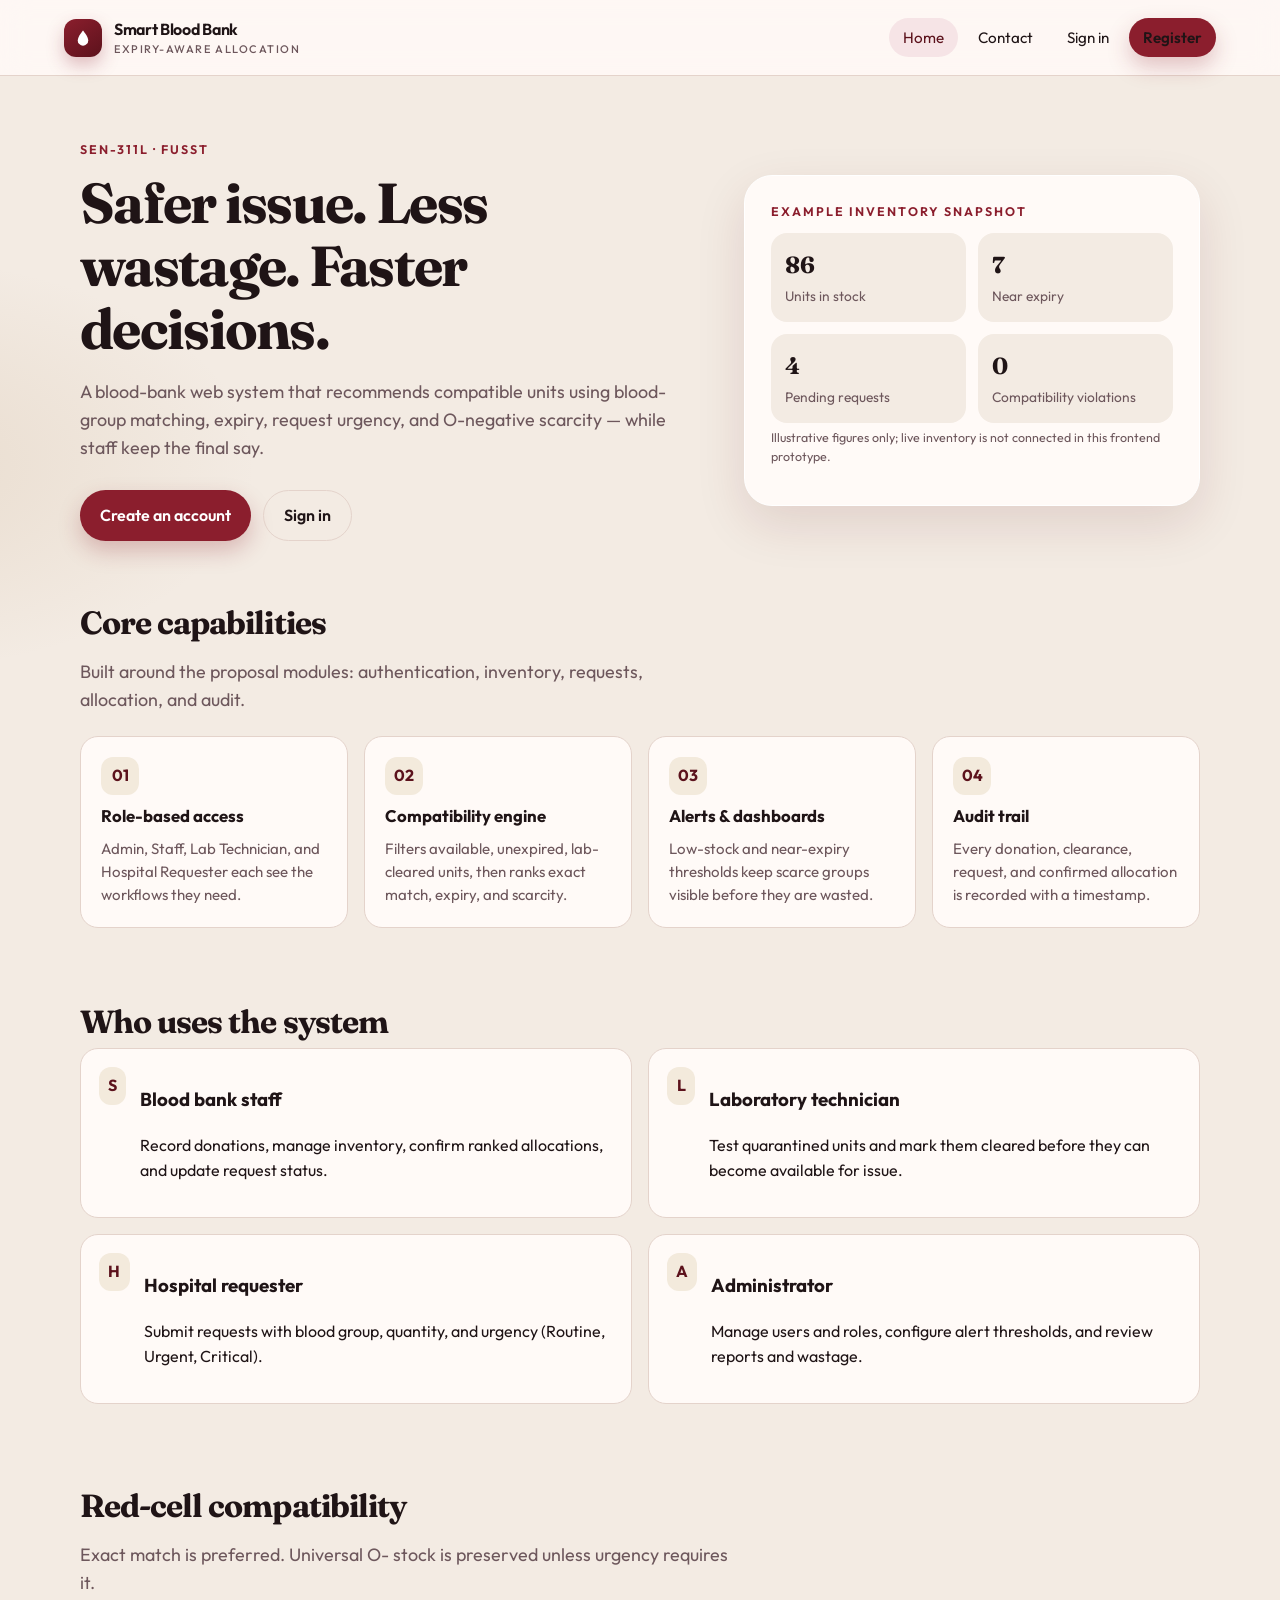
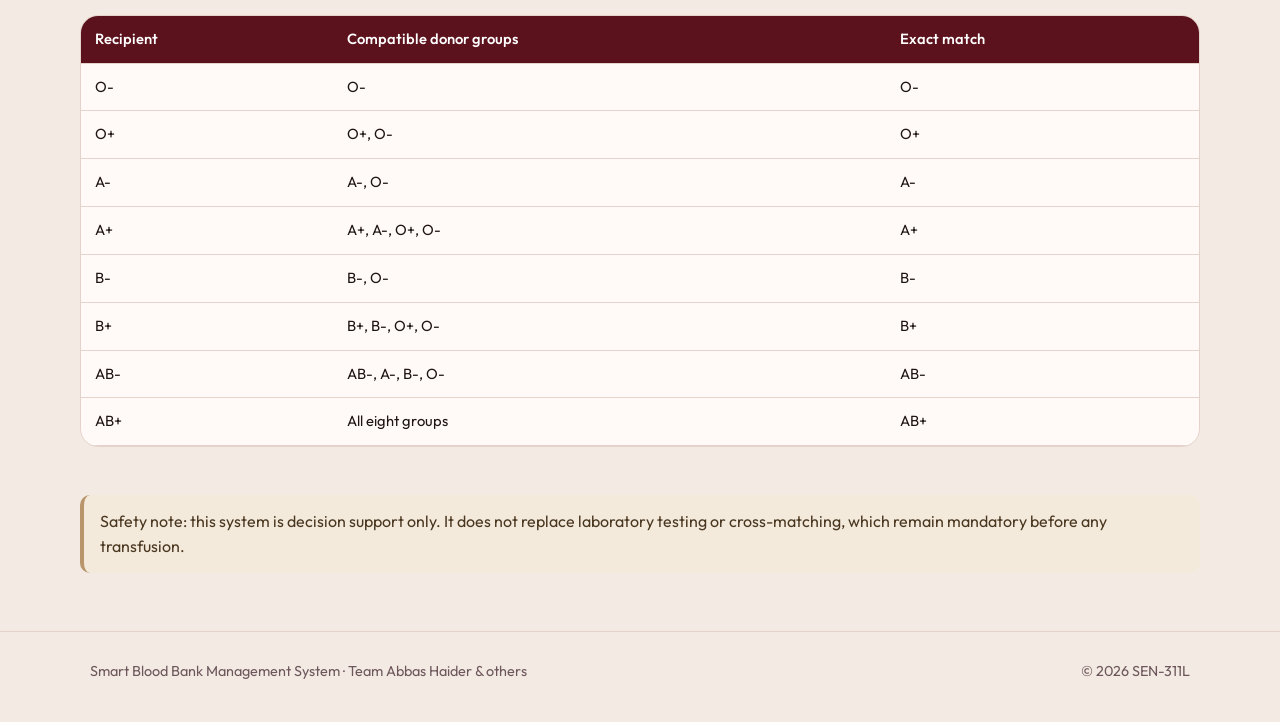
<file: index.html>
<!DOCTYPE html>
<html lang="en">
  <head>
    <meta charset="UTF-8" />
    <meta name="viewport" content="width=device-width, initial-scale=1.0" />
    <title>Smart Blood Bank | Home</title>
    <link rel="preconnect" href="https://fonts.googleapis.com" />
    <link rel="preconnect" href="https://fonts.gstatic.com" crossorigin />
    <link
      href="https://fonts.googleapis.com/css2?family=Fraunces:opsz,wght@9..144,500;9..144,700&family=Outfit:wght@400;500;600;700&display=swap"
      rel="stylesheet"
    />
    <link rel="stylesheet" href="css/styles.css" />
  </head>
  <body data-page="home">
    <header class="site-header">
      <a class="brand" href="index.html">
        <span class="brand-mark" aria-hidden="true">
          <svg width="18" height="18" viewBox="0 0 24 24" fill="currentColor">
            <path d="M12 2C12 2 5 10.2 5 15.2A7 7 0 0 0 19 15.2C19 10.2 12 2 12 2Z" />
          </svg>
        </span>
        <span>Smart Blood Bank<small>Expiry-aware allocation</small></span>
      </a>
      <nav class="nav-links" data-nav></nav>
    </header>

    <main>
      <section class="hero" id="guestHero">
        <div>
          <p class="kicker">SEN-311L · FUSST</p>
          <h1>Safer issue. Less wastage. Faster decisions.</h1>
          <p class="lede">
            A blood-bank web system that recommends compatible units using blood-group matching,
            expiry, request urgency, and O-negative scarcity — while staff keep the final say.
          </p>
          <div class="hero-actions">
            <a class="btn btn-primary" href="register.html">Create an account</a>
            <a class="btn btn-ghost" href="login.html">Sign in</a>
          </div>
        </div>
        <aside class="hero-card">
          <p class="kicker">Example inventory snapshot</p>
          <div class="stat-grid">
            <div class="stat"><b>86</b><span>Units in stock</span></div>
            <div class="stat"><b>7</b><span>Near expiry</span></div>
            <div class="stat"><b>4</b><span>Pending requests</span></div>
            <div class="stat"><b>0</b><span>Compatibility violations</span></div>
          </div>
          <p class="hint">Illustrative figures only; live inventory is not connected in this frontend prototype.</p>
        </aside>
      </section>

      <section class="hero dashboard" id="signedInDash" hidden>
        <div>
          <p class="kicker">Signed in</p>
          <h1>Welcome, <span id="welcomeName">staff</span></h1>
          <p class="lede">
            Role: <strong id="welcomeRole">STAFF</strong>. You can review stock, follow alerts, and
            open contact for lab or administration support. Allocation recommendations always require
            human confirmation.
          </p>
        </div>
        <aside class="hero-card">
          <p class="kicker">Your session</p>
          <p class="lede" style="margin: 0">
            Expired or incompatible units can never be issued. Laboratory cross-matching remains
            mandatory.
          </p>
        </aside>
      </section>

      <section class="section">
        <h2>Core capabilities</h2>
        <p class="lede">Built around the proposal modules: authentication, inventory, requests, allocation, and audit.</p>
        <div class="cards">
          <article class="card">
            <div class="icon-pill">01</div>
            <h3>Role-based access</h3>
            <p>Admin, Staff, Lab Technician, and Hospital Requester each see the workflows they need.</p>
          </article>
          <article class="card">
            <div class="icon-pill">02</div>
            <h3>Compatibility engine</h3>
            <p>Filters available, unexpired, lab-cleared units, then ranks exact match, expiry, and scarcity.</p>
          </article>
          <article class="card">
            <div class="icon-pill">03</div>
            <h3>Alerts &amp; dashboards</h3>
            <p>Low-stock and near-expiry thresholds keep scarce groups visible before they are wasted.</p>
          </article>
          <article class="card">
            <div class="icon-pill">04</div>
            <h3>Audit trail</h3>
            <p>Every donation, clearance, request, and confirmed allocation is recorded with a timestamp.</p>
          </article>
        </div>
      </section>

      <section class="section">
        <h2>Who uses the system</h2>
        <div class="roles">
          <div class="role">
            <div class="icon-pill">S</div>
            <div>
              <h3>Blood bank staff</h3>
              <p>Record donations, manage inventory, confirm ranked allocations, and update request status.</p>
            </div>
          </div>
          <div class="role">
            <div class="icon-pill">L</div>
            <div>
              <h3>Laboratory technician</h3>
              <p>Test quarantined units and mark them cleared before they can become available for issue.</p>
            </div>
          </div>
          <div class="role">
            <div class="icon-pill">H</div>
            <div>
              <h3>Hospital requester</h3>
              <p>Submit requests with blood group, quantity, and urgency (Routine, Urgent, Critical).</p>
            </div>
          </div>
          <div class="role">
            <div class="icon-pill">A</div>
            <div>
              <h3>Administrator</h3>
              <p>Manage users and roles, configure alert thresholds, and review reports and wastage.</p>
            </div>
          </div>
        </div>
      </section>

      <section class="section">
        <h2>Red-cell compatibility</h2>
        <p class="lede">Exact match is preferred. Universal O- stock is preserved unless urgency requires it.</p>
        <div class="compat">
          <table>
            <thead>
              <tr>
                <th>Recipient</th>
                <th>Compatible donor groups</th>
                <th>Exact match</th>
              </tr>
            </thead>
            <tbody>
              <tr><td>O-</td><td>O-</td><td>O-</td></tr>
              <tr><td>O+</td><td>O+, O-</td><td>O+</td></tr>
              <tr><td>A-</td><td>A-, O-</td><td>A-</td></tr>
              <tr><td>A+</td><td>A+, A-, O+, O-</td><td>A+</td></tr>
              <tr><td>B-</td><td>B-, O-</td><td>B-</td></tr>
              <tr><td>B+</td><td>B+, B-, O+, O-</td><td>B+</td></tr>
              <tr><td>AB-</td><td>AB-, A-, B-, O-</td><td>AB-</td></tr>
              <tr><td>AB+</td><td>All eight groups</td><td>AB+</td></tr>
            </tbody>
          </table>
        </div>
        <p class="note">
          Safety note: this system is decision support only. It does not replace laboratory testing or
          cross-matching, which remain mandatory before any transfusion.
        </p>
      </section>
    </main>

    <footer class="site-footer">
      <span>Smart Blood Bank Management System · Team Abbas Haider &amp; others</span>
      <span>&copy; <span data-year></span> SEN-311L</span>
    </footer>
    <script src="js/validation.js"></script>
    <script src="js/auth.js"></script>
    <script src="js/pages.js"></script>
  </body>
</html>
</file>
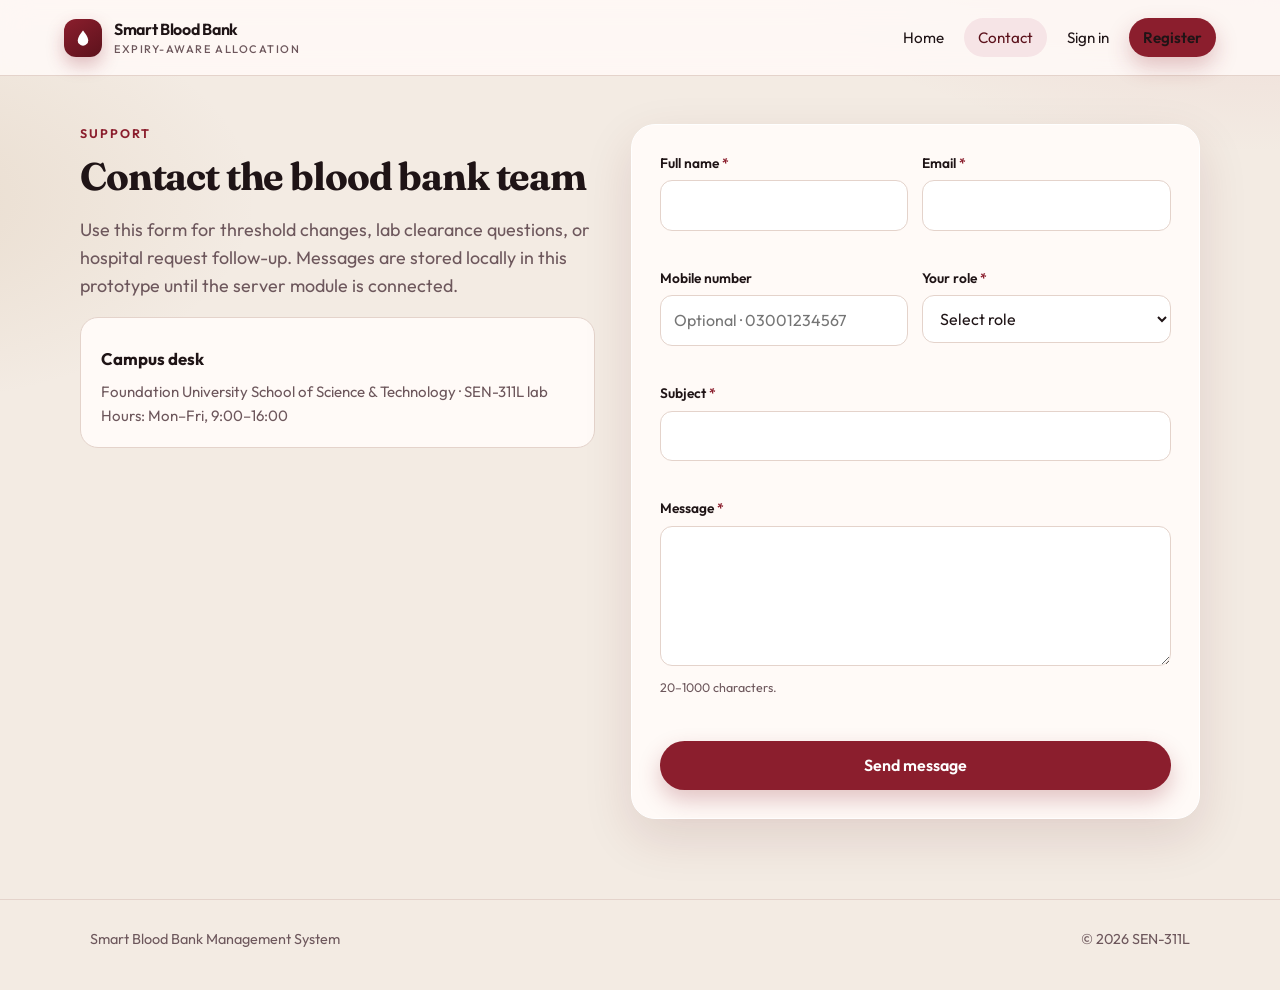
<file: contact.html>
<!DOCTYPE html>
<html lang="en">
  <head>
    <meta charset="UTF-8" />
    <meta name="viewport" content="width=device-width, initial-scale=1.0" />
    <title>Contact us | Smart Blood Bank</title>
    <link rel="preconnect" href="https://fonts.googleapis.com" />
    <link rel="preconnect" href="https://fonts.gstatic.com" crossorigin />
    <link
      href="https://fonts.googleapis.com/css2?family=Fraunces:opsz,wght@9..144,500;9..144,700&family=Outfit:wght@400;500;600;700&display=swap"
      rel="stylesheet"
    />
    <link rel="stylesheet" href="css/styles.css" />
  </head>
  <body data-page="contact">
    <header class="site-header">
      <a class="brand" href="index.html">
        <span class="brand-mark" aria-hidden="true">
          <svg width="18" height="18" viewBox="0 0 24 24" fill="currentColor">
            <path d="M12 2C12 2 5 10.2 5 15.2A7 7 0 0 0 19 15.2C19 10.2 12 2 12 2Z" />
          </svg>
        </span>
        <span>Smart Blood Bank<small>Expiry-aware allocation</small></span>
      </a>
      <nav class="nav-links" data-nav></nav>
    </header>

    <main class="auth-layout">
      <div class="side-copy">
        <p class="kicker">Support</p>
        <h1>Contact the blood bank team</h1>
        <p class="lede">
          Use this form for threshold changes, lab clearance questions, or hospital request follow-up.
          Messages are stored locally in this prototype until the server module is connected.
        </p>
        <div class="card">
          <h3>Campus desk</h3>
          <p>Foundation University School of Science &amp; Technology · SEN-311L lab</p>
          <p>Hours: Mon–Fri, 9:00–16:00</p>
        </div>
      </div>

      <form class="panel" id="contactForm" novalidate>
        <div id="formStatus" class="form-status" role="status"></div>
        <div class="form-row">
          <div class="field">
            <label for="fullName">Full name <span class="req">*</span></label>
            <input id="fullName" name="fullName" type="text" maxlength="60" required />
            <div class="error" data-error-for="fullName"></div>
          </div>
          <div class="field">
            <label for="email">Email <span class="req">*</span></label>
            <input id="email" name="email" type="email" required />
            <div class="error" data-error-for="email"></div>
          </div>
        </div>
        <div class="form-row">
          <div class="field">
            <label for="phone">Mobile number</label>
            <input id="phone" name="phone" type="tel" placeholder="Optional · 03001234567" />
            <div class="error" data-error-for="phone"></div>
          </div>
          <div class="field">
            <label for="role">Your role <span class="req">*</span></label>
            <select id="role" name="role" required>
              <option value="">Select role</option>
              <option value="ADMIN">Administrator</option>
              <option value="STAFF">Blood bank staff</option>
              <option value="LAB_TECHNICIAN">Laboratory technician</option>
              <option value="HOSPITAL_REQUESTER">Hospital requester</option>
            </select>
            <div class="error" data-error-for="role"></div>
          </div>
        </div>
        <div class="field">
          <label for="subject">Subject <span class="req">*</span></label>
          <input id="subject" name="subject" type="text" maxlength="80" required />
          <div class="error" data-error-for="subject"></div>
        </div>
        <div class="field">
          <label for="message">Message <span class="req">*</span></label>
          <textarea id="message" name="message" maxlength="1000" required></textarea>
          <p class="hint">20–1000 characters.</p>
          <div class="error" data-error-for="message"></div>
        </div>
        <button class="btn btn-primary btn-full" type="submit">Send message</button>
      </form>
    </main>

    <footer class="site-footer">
      <span>Smart Blood Bank Management System</span>
      <span>&copy; <span data-year></span> SEN-311L</span>
    </footer>
    <script src="js/validation.js"></script>
    <script src="js/auth.js"></script>
    <script src="js/pages.js"></script>
  </body>
</html>
</file>
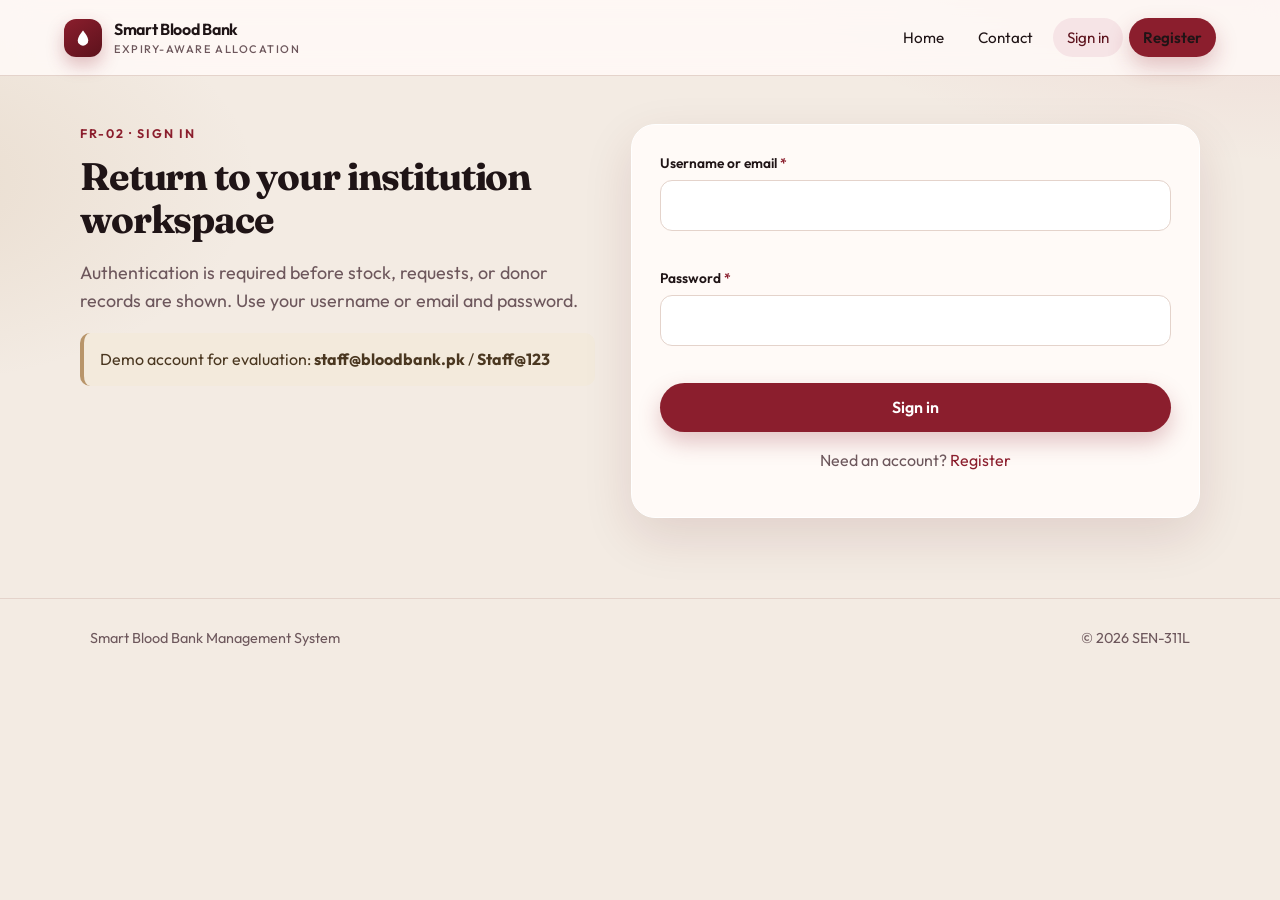
<file: login.html>
<!DOCTYPE html>
<html lang="en">
  <head>
    <meta charset="UTF-8" />
    <meta name="viewport" content="width=device-width, initial-scale=1.0" />
    <title>Sign in | Smart Blood Bank</title>
    <link rel="preconnect" href="https://fonts.googleapis.com" />
    <link rel="preconnect" href="https://fonts.gstatic.com" crossorigin />
    <link
      href="https://fonts.googleapis.com/css2?family=Fraunces:opsz,wght@9..144,500;9..144,700&family=Outfit:wght@400;500;600;700&display=swap"
      rel="stylesheet"
    />
    <link rel="stylesheet" href="css/styles.css" />
  </head>
  <body data-page="login">
    <header class="site-header">
      <a class="brand" href="index.html">
        <span class="brand-mark" aria-hidden="true">
          <svg width="18" height="18" viewBox="0 0 24 24" fill="currentColor">
            <path d="M12 2C12 2 5 10.2 5 15.2A7 7 0 0 0 19 15.2C19 10.2 12 2 12 2Z" />
          </svg>
        </span>
        <span>Smart Blood Bank<small>Expiry-aware allocation</small></span>
      </a>
      <nav class="nav-links" data-nav></nav>
    </header>

    <main class="auth-layout">
      <div class="side-copy">
        <p class="kicker">FR-02 · Sign in</p>
        <h1>Return to your institution workspace</h1>
        <p class="lede">
          Authentication is required before stock, requests, or donor records are shown. Use your
          username or email and password.
        </p>
        <p class="note">
          Demo account for evaluation: <strong>staff@bloodbank.pk</strong> / <strong>Staff@123</strong>
        </p>
      </div>

      <form class="panel" id="loginForm" novalidate>
        <div id="formStatus" class="form-status" role="status"></div>
        <div class="field">
          <label for="identity">Username or email <span class="req">*</span></label>
          <input id="identity" name="identity" type="text" autocomplete="username" required />
          <div class="error" data-error-for="identity"></div>
        </div>
        <div class="field">
          <label for="password">Password <span class="req">*</span></label>
          <input id="password" name="password" type="password" autocomplete="current-password" required />
          <div class="error" data-error-for="password"></div>
        </div>
        <button class="btn btn-primary btn-full" type="submit">Sign in</button>
        <p class="switch-auth">Need an account? <a href="register.html">Register</a></p>
      </form>
    </main>

    <footer class="site-footer">
      <span>Smart Blood Bank Management System</span>
      <span>&copy; <span data-year></span> SEN-311L</span>
    </footer>
    <script src="js/validation.js"></script>
    <script src="js/auth.js"></script>
    <script src="js/pages.js"></script>
  </body>
</html>
</file>
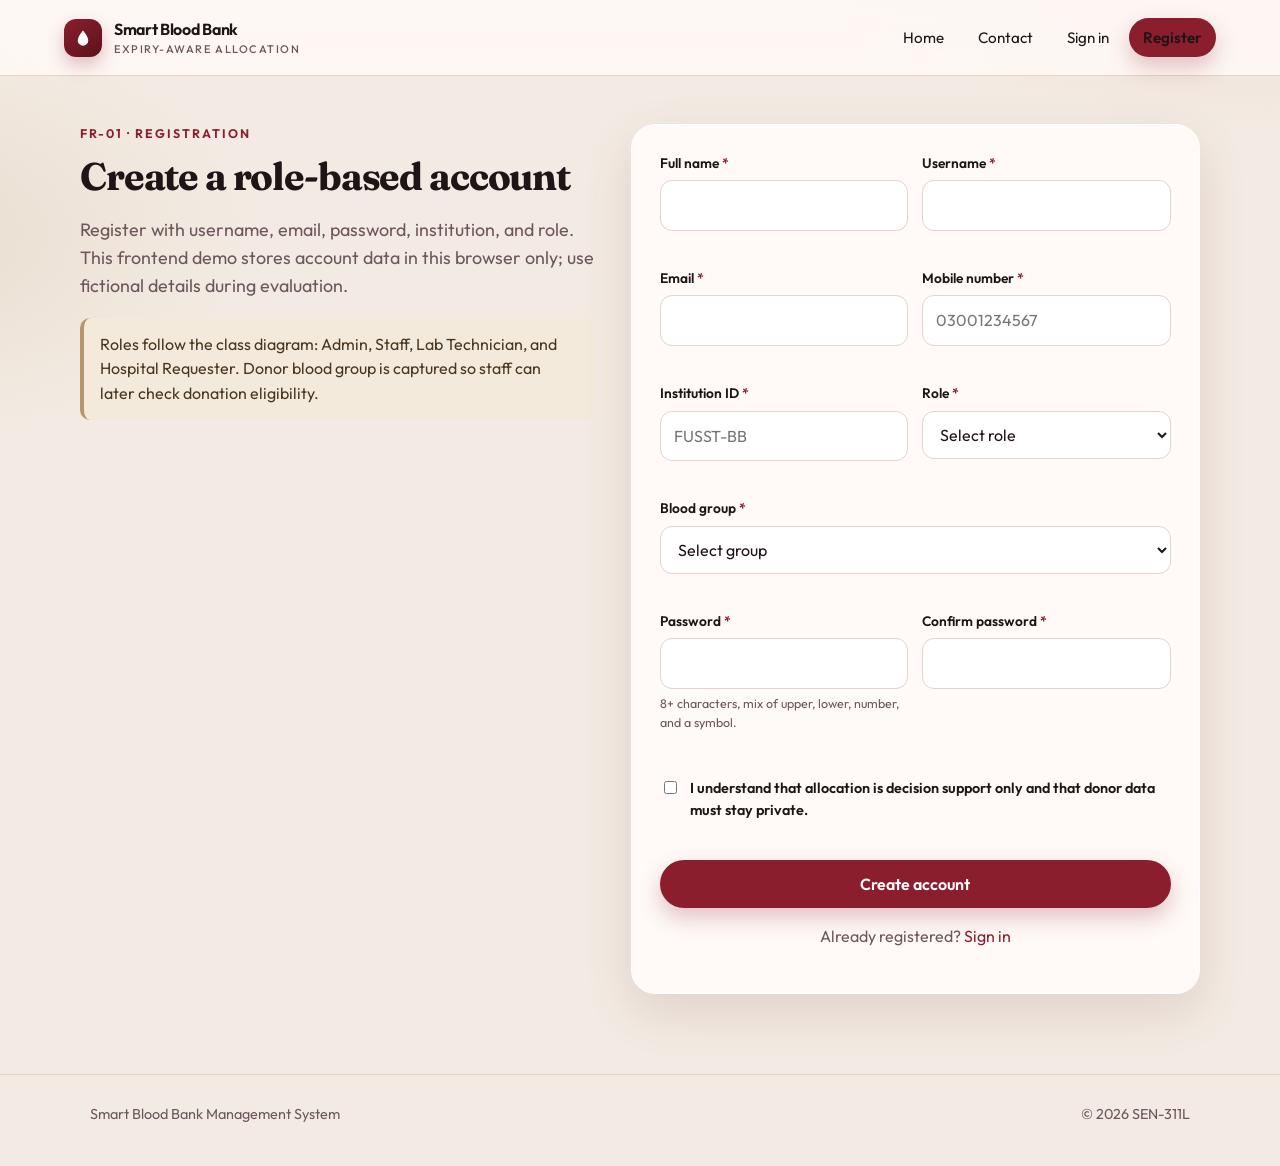
<file: register.html>
<!DOCTYPE html>
<html lang="en">
  <head>
    <meta charset="UTF-8" />
    <meta name="viewport" content="width=device-width, initial-scale=1.0" />
    <title>Register | Smart Blood Bank</title>
    <link rel="preconnect" href="https://fonts.googleapis.com" />
    <link rel="preconnect" href="https://fonts.gstatic.com" crossorigin />
    <link
      href="https://fonts.googleapis.com/css2?family=Fraunces:opsz,wght@9..144,500;9..144,700&family=Outfit:wght@400;500;600;700&display=swap"
      rel="stylesheet"
    />
    <link rel="stylesheet" href="css/styles.css" />
  </head>
  <body data-page="register">
    <header class="site-header">
      <a class="brand" href="index.html">
        <span class="brand-mark" aria-hidden="true">
          <svg width="18" height="18" viewBox="0 0 24 24" fill="currentColor">
            <path d="M12 2C12 2 5 10.2 5 15.2A7 7 0 0 0 19 15.2C19 10.2 12 2 12 2Z" />
          </svg>
        </span>
        <span>Smart Blood Bank<small>Expiry-aware allocation</small></span>
      </a>
      <nav class="nav-links" data-nav></nav>
    </header>

    <main class="auth-layout">
      <div class="side-copy">
        <p class="kicker">FR-01 · Registration</p>
        <h1>Create a role-based account</h1>
        <p class="lede">
          Register with username, email, password, institution, and role. This frontend demo stores
          account data in this browser only; use fictional details during evaluation.
        </p>
        <p class="note">
          Roles follow the class diagram: Admin, Staff, Lab Technician, and Hospital Requester.
          Donor blood group is captured so staff can later check donation eligibility.
        </p>
      </div>

      <form class="panel" id="registerForm" novalidate>
        <div id="formStatus" class="form-status" role="status"></div>
        <div class="form-row">
          <div class="field">
            <label for="fullName">Full name <span class="req">*</span></label>
            <input id="fullName" name="fullName" type="text" autocomplete="name" maxlength="60" required />
            <div class="error" data-error-for="fullName"></div>
          </div>
          <div class="field">
            <label for="username">Username <span class="req">*</span></label>
            <input id="username" name="username" type="text" autocomplete="username" maxlength="20" required />
            <div class="error" data-error-for="username"></div>
          </div>
        </div>
        <div class="form-row">
          <div class="field">
            <label for="email">Email <span class="req">*</span></label>
            <input id="email" name="email" type="email" autocomplete="email" maxlength="254" required />
            <div class="error" data-error-for="email"></div>
          </div>
          <div class="field">
            <label for="phone">Mobile number <span class="req">*</span></label>
            <input id="phone" name="phone" type="tel" inputmode="tel" autocomplete="tel" maxlength="16" placeholder="03001234567" required />
            <div class="error" data-error-for="phone"></div>
          </div>
        </div>
        <div class="form-row">
          <div class="field">
            <label for="institutionId">Institution ID <span class="req">*</span></label>
            <input id="institutionId" name="institutionId" type="text" maxlength="12" placeholder="FUSST-BB" required />
            <div class="error" data-error-for="institutionId"></div>
          </div>
          <div class="field">
            <label for="role">Role <span class="req">*</span></label>
            <select id="role" name="role" required>
              <option value="">Select role</option>
              <option value="ADMIN">Administrator</option>
              <option value="STAFF">Blood bank staff</option>
              <option value="LAB_TECHNICIAN">Laboratory technician</option>
              <option value="HOSPITAL_REQUESTER">Hospital requester</option>
            </select>
            <div class="error" data-error-for="role"></div>
          </div>
        </div>
        <div class="field">
          <label for="bloodGroup">Blood group <span class="req">*</span></label>
          <select id="bloodGroup" name="bloodGroup" required>
            <option value="">Select group</option>
            <option>O-</option>
            <option>O+</option>
            <option>A-</option>
            <option>A+</option>
            <option>B-</option>
            <option>B+</option>
            <option>AB-</option>
            <option>AB+</option>
          </select>
          <div class="error" data-error-for="bloodGroup"></div>
        </div>
        <div class="form-row">
          <div class="field">
            <label for="password">Password <span class="req">*</span></label>
            <input id="password" name="password" type="password" autocomplete="new-password" required />
            <p class="hint">8+ characters, mix of upper, lower, number, and a symbol.</p>
            <div class="error" data-error-for="password"></div>
          </div>
          <div class="field">
            <label for="confirmPassword">Confirm password <span class="req">*</span></label>
            <input id="confirmPassword" name="confirmPassword" type="password" autocomplete="new-password" required />
            <div class="error" data-error-for="confirmPassword"></div>
          </div>
        </div>
        <div class="field">
          <label class="checkbox" for="terms">
            <input id="terms" name="terms" type="checkbox" required />
            <span>I understand that allocation is decision support only and that donor data must stay private.</span>
          </label>
          <div class="error" data-error-for="terms"></div>
        </div>
        <button class="btn btn-primary btn-full" type="submit">Create account</button>
        <p class="switch-auth">Already registered? <a href="login.html">Sign in</a></p>
      </form>
    </main>

    <footer class="site-footer">
      <span>Smart Blood Bank Management System</span>
      <span>&copy; <span data-year></span> SEN-311L</span>
    </footer>
    <script src="js/validation.js"></script>
    <script src="js/auth.js"></script>
    <script src="js/pages.js"></script>
  </body>
</html>
</file>
<file: css/styles.css>
:root {
  --bg: #f3ebe3;
  --bg-deep: #e8d9ce;
  --paper: #fffaf7;
  --ink: #1f1416;
  --muted: #6d575c;
  --line: #e4d3cb;
  --wine: #8b1e2d;
  --wine-dark: #5c121c;
  --wine-soft: #f6e4e6;
  --rose: #c45c6a;
  --gold: #b8956a;
  --gold-soft: #f3eadc;
  --sage: #2f6b5c;
  --sage-soft: #e4f1ed;
  --danger: #b42318;
  --shadow: 0 18px 50px rgba(92, 18, 28, 0.12);
  --radius: 18px;
  --nav-h: 76px;
  --font: "Outfit", system-ui, sans-serif;
  --display: "Fraunces", Georgia, serif;
}

*,
*::before,
*::after {
  box-sizing: border-box;
}

[hidden] {
  display: none !important;
}

html {
  scroll-behavior: smooth;
}

body {
  margin: 0;
  font-family: var(--font);
  color: var(--ink);
  background:
    radial-gradient(900px 420px at 100% -10%, rgba(196, 92, 106, 0.16), transparent 60%),
    radial-gradient(700px 380px at -10% 20%, rgba(184, 149, 106, 0.18), transparent 55%),
    var(--bg);
  min-height: 100vh;
  line-height: 1.55;
}

img {
  max-width: 100%;
}

a {
  color: var(--wine);
  text-decoration: none;
}

a:hover {
  text-decoration: underline;
}

.site-header {
  position: sticky;
  top: 0;
  z-index: 40;
  min-height: var(--nav-h);
  display: flex;
  align-items: center;
  justify-content: space-between;
  padding: 12px 5vw;
  background: rgba(255, 250, 247, 0.86);
  backdrop-filter: blur(14px);
  border-bottom: 1px solid var(--line);
}

.brand {
  display: flex;
  align-items: center;
  gap: 12px;
  color: var(--ink);
  font-weight: 650;
  letter-spacing: -0.02em;
  text-decoration: none;
}

.brand:hover {
  text-decoration: none;
}

.brand-mark {
  width: 38px;
  height: 38px;
  border-radius: 12px;
  background: linear-gradient(145deg, var(--wine), var(--wine-dark));
  display: grid;
  place-items: center;
  color: #fff;
  box-shadow: 0 8px 18px rgba(139, 30, 45, 0.28);
}

.brand small {
  display: block;
  font-size: 11px;
  letter-spacing: 0.14em;
  text-transform: uppercase;
  color: var(--muted);
  font-weight: 500;
}

.nav-links {
  display: flex;
  align-items: center;
  gap: 6px;
  flex-wrap: wrap;
  justify-content: flex-end;
}

.nav-links a {
  color: var(--ink);
  padding: 8px 14px;
  border-radius: 999px;
  font-size: 0.95rem;
  text-decoration: none;
}

.nav-links a:hover,
.nav-links a.active {
  background: var(--wine-soft);
  color: var(--wine-dark);
}

.btn {
  display: inline-flex;
  align-items: center;
  justify-content: center;
  gap: 8px;
  border: 0;
  cursor: pointer;
  border-radius: 999px;
  padding: 12px 20px;
  font: inherit;
  font-weight: 600;
  text-decoration: none;
  transition: transform 0.15s ease, box-shadow 0.15s ease, background 0.15s ease;
}

.btn:hover {
  text-decoration: none;
  transform: translateY(-1px);
}

.btn-primary {
  background: var(--wine);
  color: #fff;
  box-shadow: 0 10px 22px rgba(139, 30, 45, 0.25);
}

.btn-primary:hover {
  background: var(--wine-dark);
  color: #fff;
}

.btn-ghost {
  background: transparent;
  color: var(--ink);
  border: 1px solid var(--line);
}

.btn-full {
  width: 100%;
}

.hero,
.page-wrap,
.auth-layout,
.section {
  width: min(1120px, 90vw);
  margin: 0 auto;
}

.hero {
  display: grid;
  grid-template-columns: 1.15fr 0.85fr;
  gap: 48px;
  padding: 64px 0 36px;
  align-items: center;
}

.kicker {
  color: var(--wine);
  font-weight: 650;
  letter-spacing: 0.16em;
  text-transform: uppercase;
  font-size: 0.78rem;
  margin: 0 0 12px;
}

h1,
h2,
.display {
  font-family: var(--display);
  letter-spacing: -0.03em;
  line-height: 1.12;
}

h1 {
  font-size: clamp(2.3rem, 4.4vw, 4.1rem);
  margin: 0 0 16px;
}

.lede {
  font-size: 1.12rem;
  color: var(--muted);
  max-width: 54ch;
}

.hero-actions {
  display: flex;
  gap: 12px;
  margin-top: 28px;
  flex-wrap: wrap;
}

.hero-card {
  background: var(--paper);
  border-radius: 28px;
  padding: 26px;
  box-shadow: var(--shadow);
  border: 1px solid #fff;
}

.stat-grid {
  display: grid;
  grid-template-columns: 1fr 1fr;
  gap: 12px;
}

.stat {
  background: var(--bg);
  border-radius: 16px;
  padding: 14px;
}

.stat b {
  display: block;
  font-size: 1.45rem;
  font-family: var(--display);
}

.stat span {
  color: var(--muted);
  font-size: 0.86rem;
}

.section {
  padding: 28px 0 8px;
}

.section h2 {
  font-size: 2rem;
  margin: 0 0 8px;
}

.cards {
  display: grid;
  grid-template-columns: repeat(4, 1fr);
  gap: 16px;
  margin: 22px 0 40px;
}

.card {
  background: var(--paper);
  border-radius: var(--radius);
  padding: 20px;
  border: 1px solid var(--line);
}

.card h3 {
  margin: 8px 0 8px;
  font-size: 1.05rem;
}

.card p {
  margin: 0;
  color: var(--muted);
  font-size: 0.94rem;
}

.icon-pill {
  width: 38px;
  height: 38px;
  border-radius: 12px;
  display: grid;
  place-items: center;
  background: var(--gold-soft);
  color: var(--wine-dark);
  font-weight: 700;
}

.roles {
  display: grid;
  grid-template-columns: repeat(2, 1fr);
  gap: 16px;
  margin-bottom: 48px;
}

.role {
  display: flex;
  gap: 14px;
  background: var(--paper);
  padding: 18px;
  border-radius: var(--radius);
  border: 1px solid var(--line);
}

.compat {
  overflow: auto;
  background: var(--paper);
  border-radius: var(--radius);
  border: 1px solid var(--line);
  margin-bottom: 48px;
}

table {
  width: 100%;
  border-collapse: collapse;
  font-size: 0.92rem;
}

th,
td {
  padding: 12px 14px;
  text-align: left;
  border-bottom: 1px solid var(--line);
}

th {
  background: var(--wine-dark);
  color: #fff;
  font-weight: 550;
}

.note {
  background: var(--gold-soft);
  border-left: 4px solid var(--gold);
  padding: 14px 16px;
  border-radius: 10px;
  color: #4a3720;
  margin: 18px 0 50px;
}

.page-wrap {
  padding: 42px 0 80px;
}

.page-head {
  max-width: 62ch;
  margin-bottom: 28px;
}

.auth-layout {
  display: grid;
  grid-template-columns: 0.95fr 1.05fr;
  gap: 36px;
  padding: 48px 0 80px;
  align-items: start;
}

.panel {
  background: var(--paper);
  border-radius: 24px;
  padding: 28px;
  box-shadow: var(--shadow);
  border: 1px solid #fff;
}

.side-copy h1 {
  font-size: 2.4rem;
}

.form-row {
  display: grid;
  grid-template-columns: 1fr 1fr;
  gap: 14px;
}

.field {
  margin-bottom: 14px;
}

label {
  display: block;
  font-size: 0.86rem;
  font-weight: 600;
  margin-bottom: 6px;
}

.req {
  color: var(--wine);
}

input,
select,
textarea {
  width: 100%;
  border: 1px solid var(--line);
  background: #fff;
  border-radius: 12px;
  padding: 12px 13px;
  font: inherit;
  color: var(--ink);
  outline: none;
}

textarea {
  min-height: 140px;
  resize: vertical;
}

input:focus,
select:focus,
textarea:focus {
  border-color: var(--wine);
  box-shadow: 0 0 0 4px rgba(139, 30, 45, 0.12);
}

input.invalid,
select.invalid,
textarea.invalid {
  border-color: var(--danger);
  background: #fff6f5;
}

input.valid,
select.valid,
textarea.valid {
  border-color: var(--sage);
}

.error {
  min-height: 18px;
  font-size: 0.8rem;
  color: var(--danger);
  margin-top: 5px;
}

.hint {
  font-size: 0.78rem;
  color: var(--muted);
  margin-top: 5px;
}

.checkbox {
  display: flex;
  gap: 10px;
  align-items: flex-start;
  font-size: 0.9rem;
}

.checkbox input {
  width: auto;
  margin-top: 4px;
}

.form-status {
  display: none;
  margin: 10px 0 14px;
  padding: 12px 14px;
  border-radius: 12px;
  font-size: 0.92rem;
}

.form-status.show {
  display: block;
}

.form-status.success {
  background: var(--sage-soft);
  color: var(--sage);
}

.form-status.error {
  background: var(--wine-soft);
  color: var(--wine-dark);
}

.switch-auth {
  text-align: center;
  color: var(--muted);
  margin-top: 16px;
}

.user-chip {
  font-size: 0.8rem;
  background: var(--wine-soft);
  color: var(--wine-dark);
  padding: 7px 12px;
  border-radius: 999px;
  max-width: 220px;
  overflow: hidden;
  text-overflow: ellipsis;
  white-space: nowrap;
}

.dashboard {
  margin-top: 18px;
}

.blood-grid {
  display: grid;
  grid-template-columns: repeat(4, 1fr);
  gap: 12px;
  margin: 18px 0 36px;
}

.blood-cell {
  background: var(--paper);
  border: 1px solid var(--line);
  border-radius: 16px;
  padding: 14px;
}

.blood-cell .group {
  font-family: var(--display);
  font-size: 1.4rem;
}

.site-footer {
  border-top: 1px solid var(--line);
  padding: 28px 7vw 40px;
  color: var(--muted);
  display: flex;
  justify-content: space-between;
  gap: 16px;
  flex-wrap: wrap;
  font-size: 0.9rem;
}

@media (max-width: 900px) {
  .hero,
  .auth-layout,
  .cards,
  .roles,
  .blood-grid,
  .form-row {
    grid-template-columns: 1fr;
  }

  .site-header {
    padding: 0 5vw;
    height: auto;
    min-height: var(--nav-h);
    flex-wrap: wrap;
    padding-top: 12px;
    padding-bottom: 12px;
    gap: 10px;
  }
}
</file>
